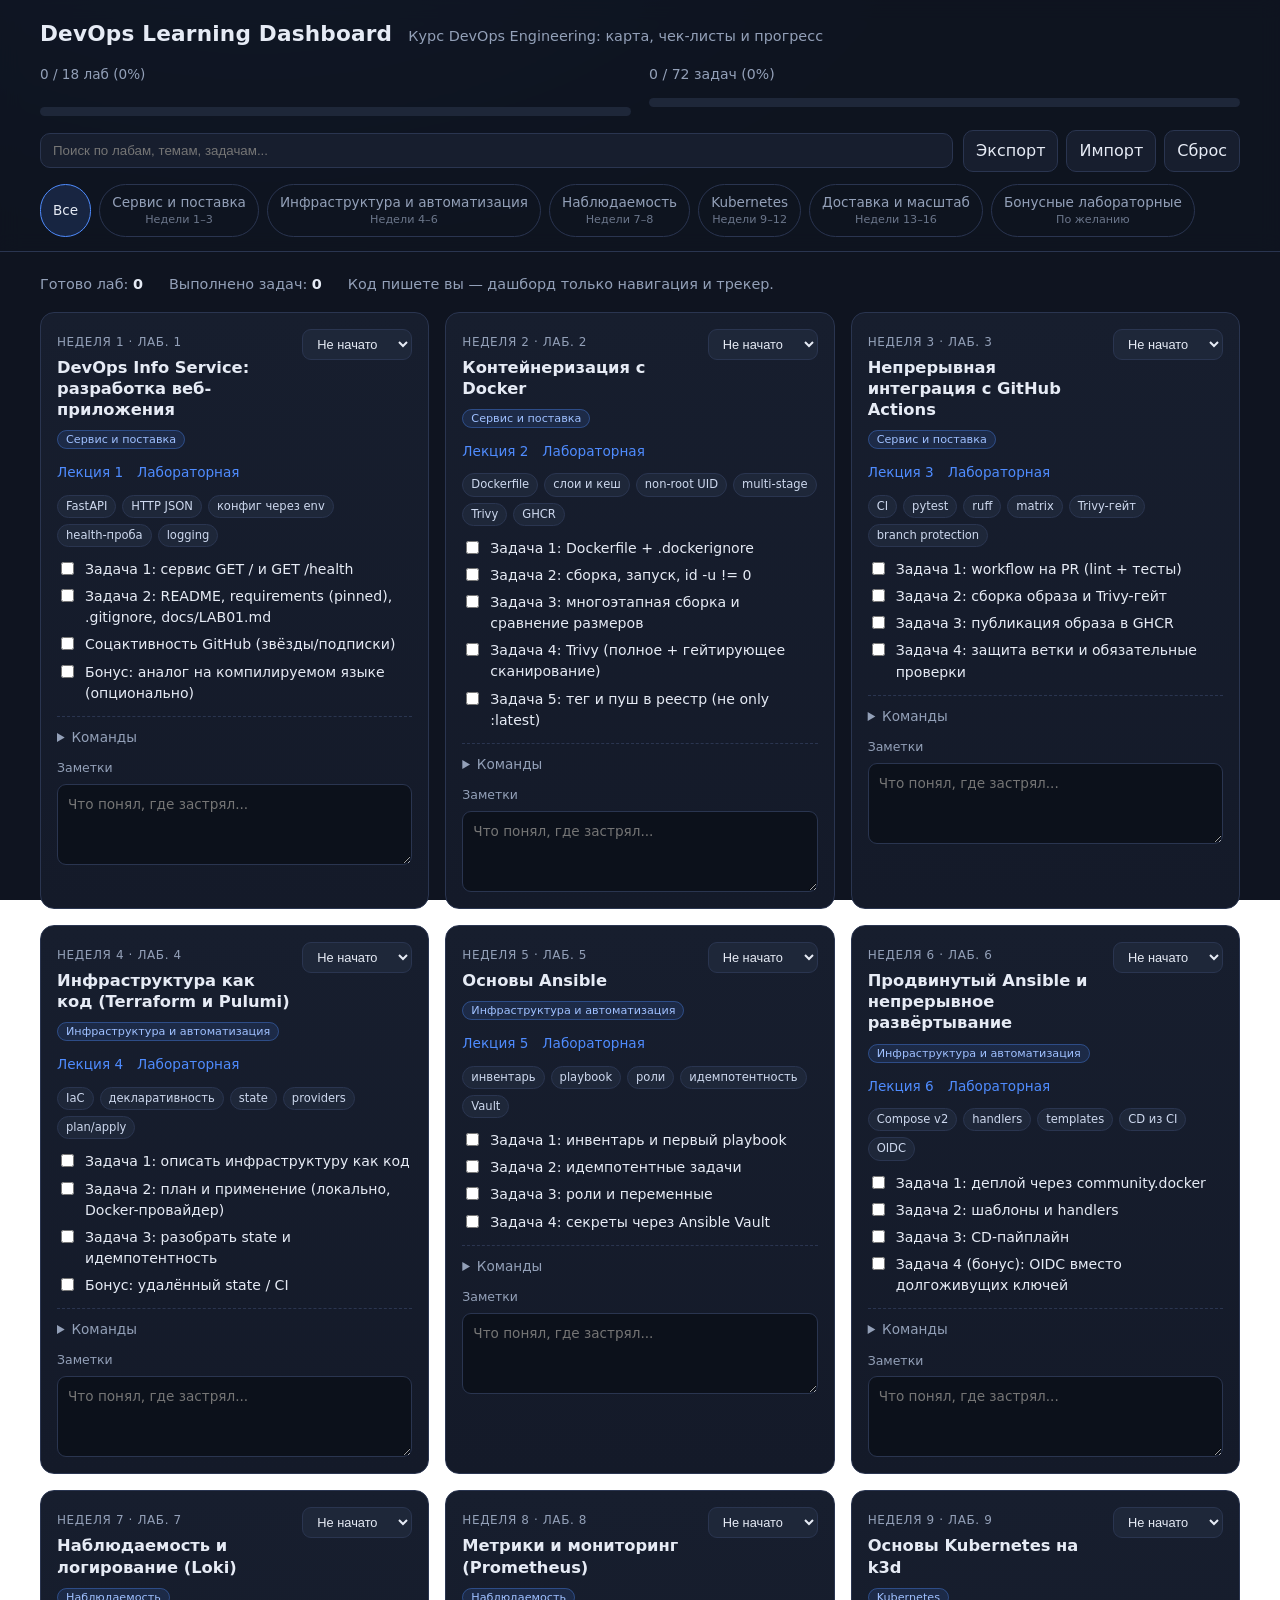
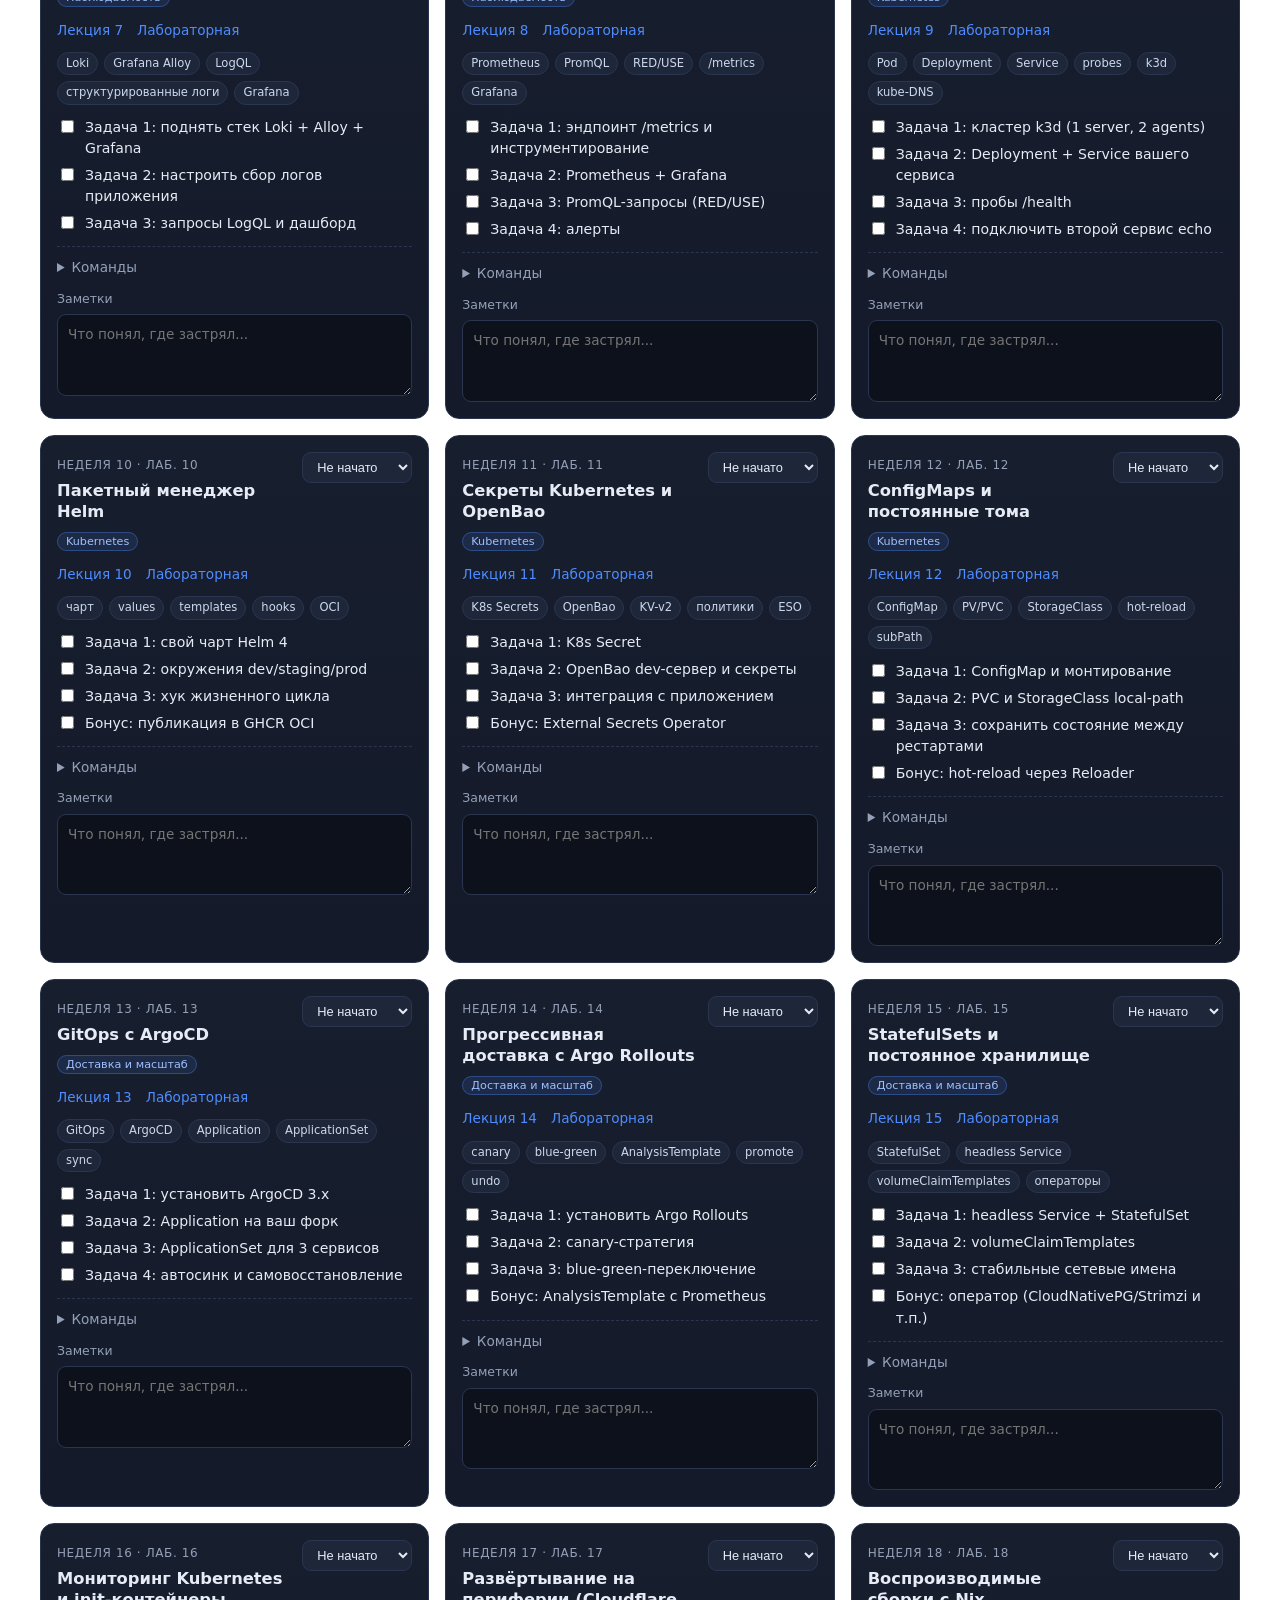
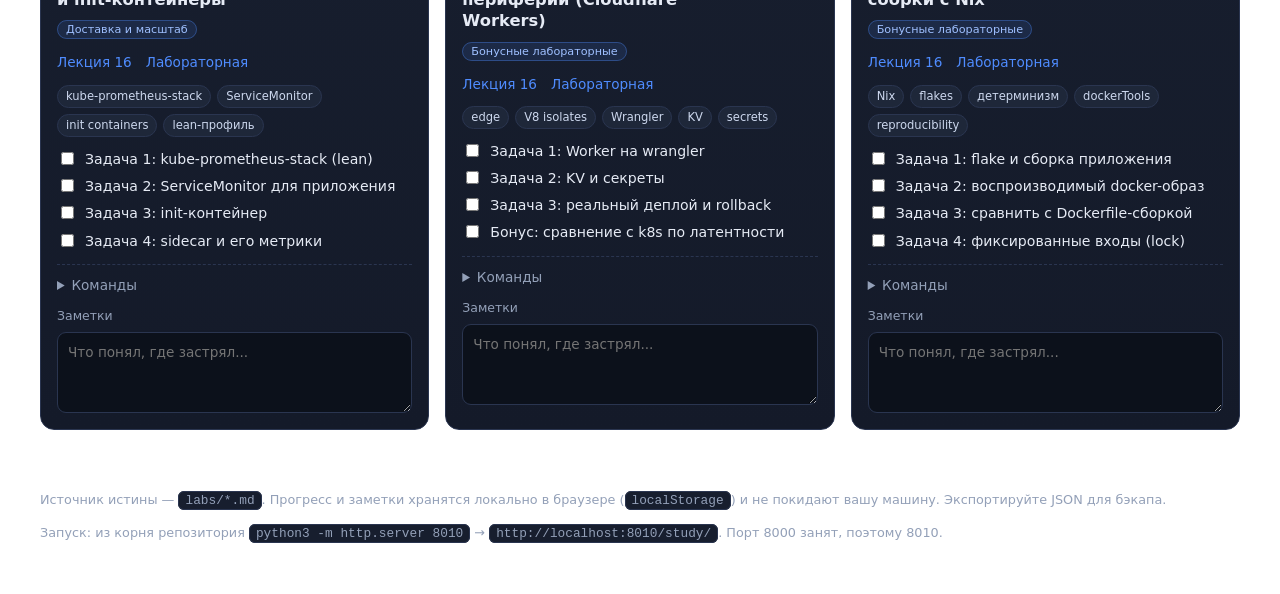
<file: index.html>
<!DOCTYPE html>
<html lang="ru">
  <head>
    <meta charset="utf-8" />
    <meta name="viewport" content="width=device-width, initial-scale=1" />
    <meta http-equiv="refresh" content="0; url=study/" />
    <title>DevOps Learning Dashboard</title>
    <script>
      window.location.replace("study/");
    </script>
    <style>
      body {
        margin: 0;
        min-height: 100vh;
        display: grid;
        place-items: center;
        background: #0f1420;
        color: #e6ebf5;
        font-family: ui-sans-serif, system-ui, -apple-system, "Segoe UI", Roboto, Arial, sans-serif;
      }
      a {
        color: #4f8cff;
      }
    </style>
  </head>
  <body>
    <p>Открываю учебный дашборд… Если не открылось автоматически — <a href="study/">перейти в study/</a>.</p>
  </body>
</html>
</file>
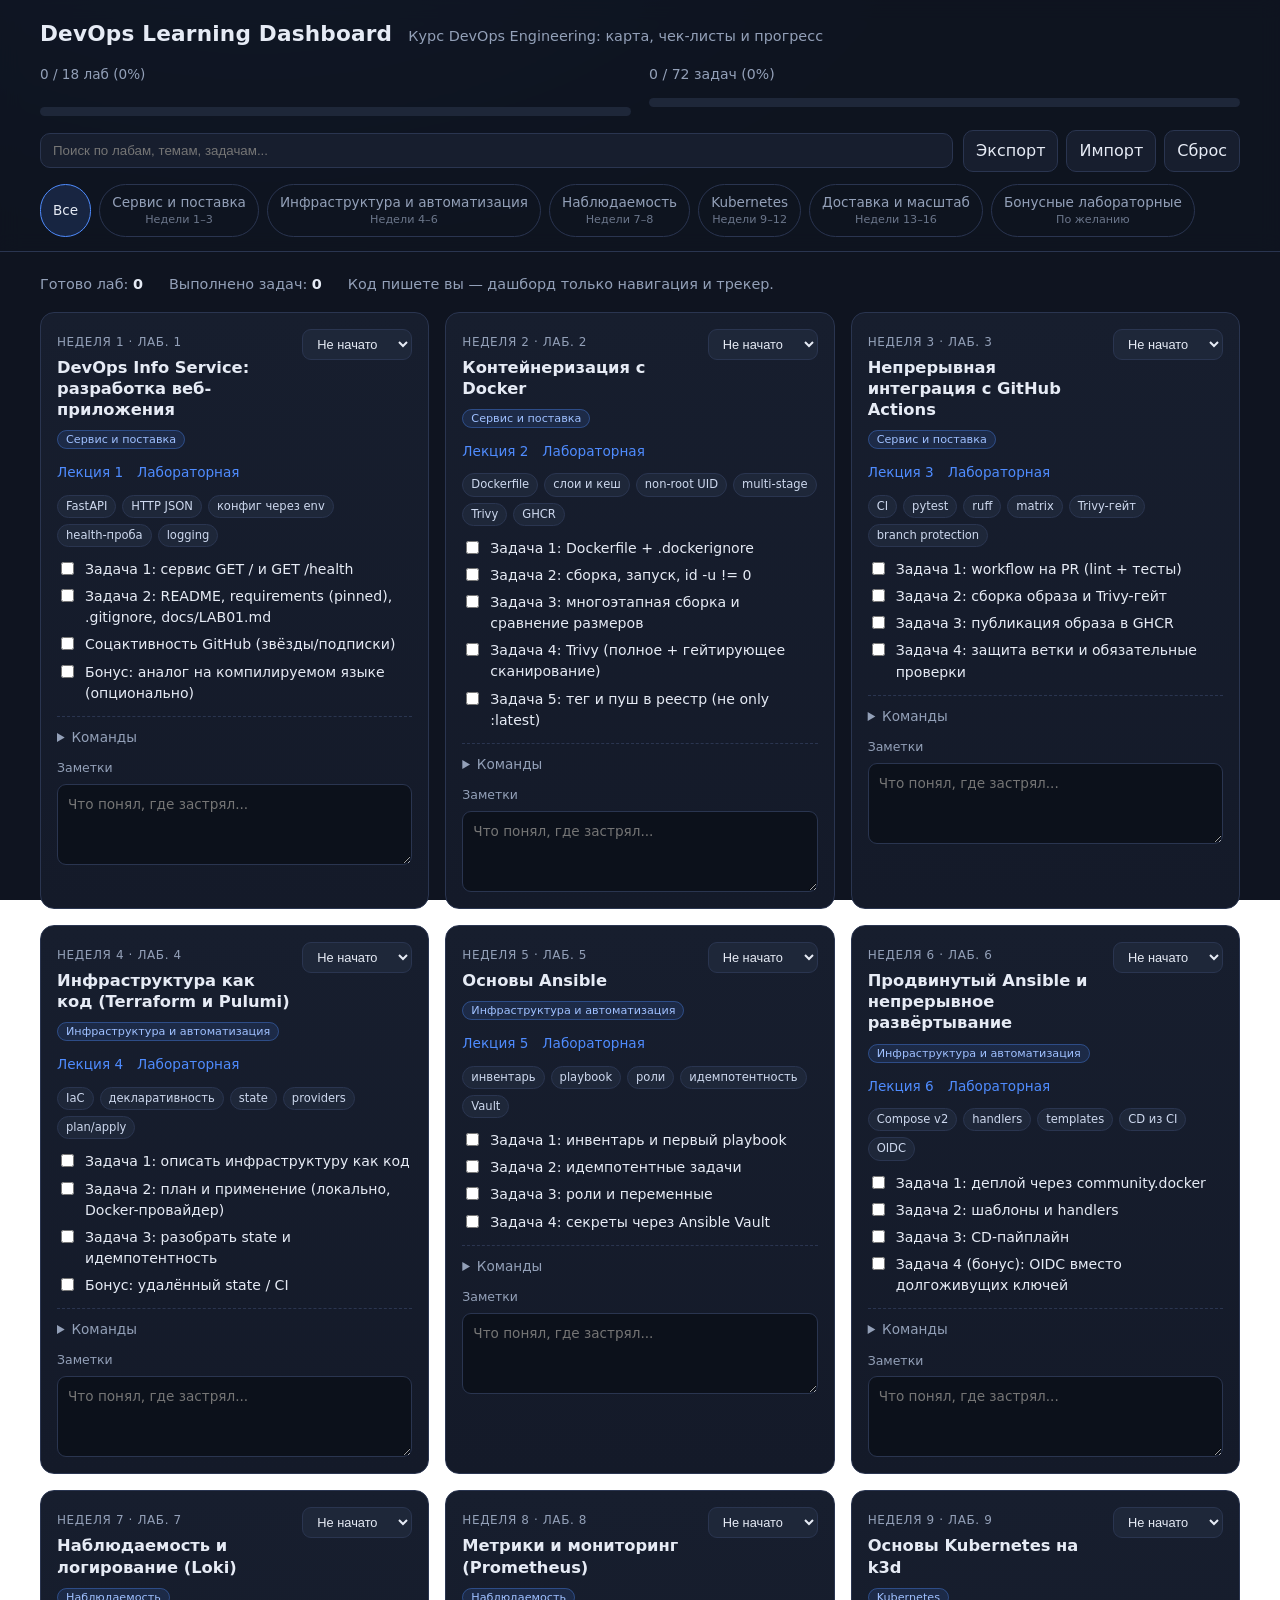
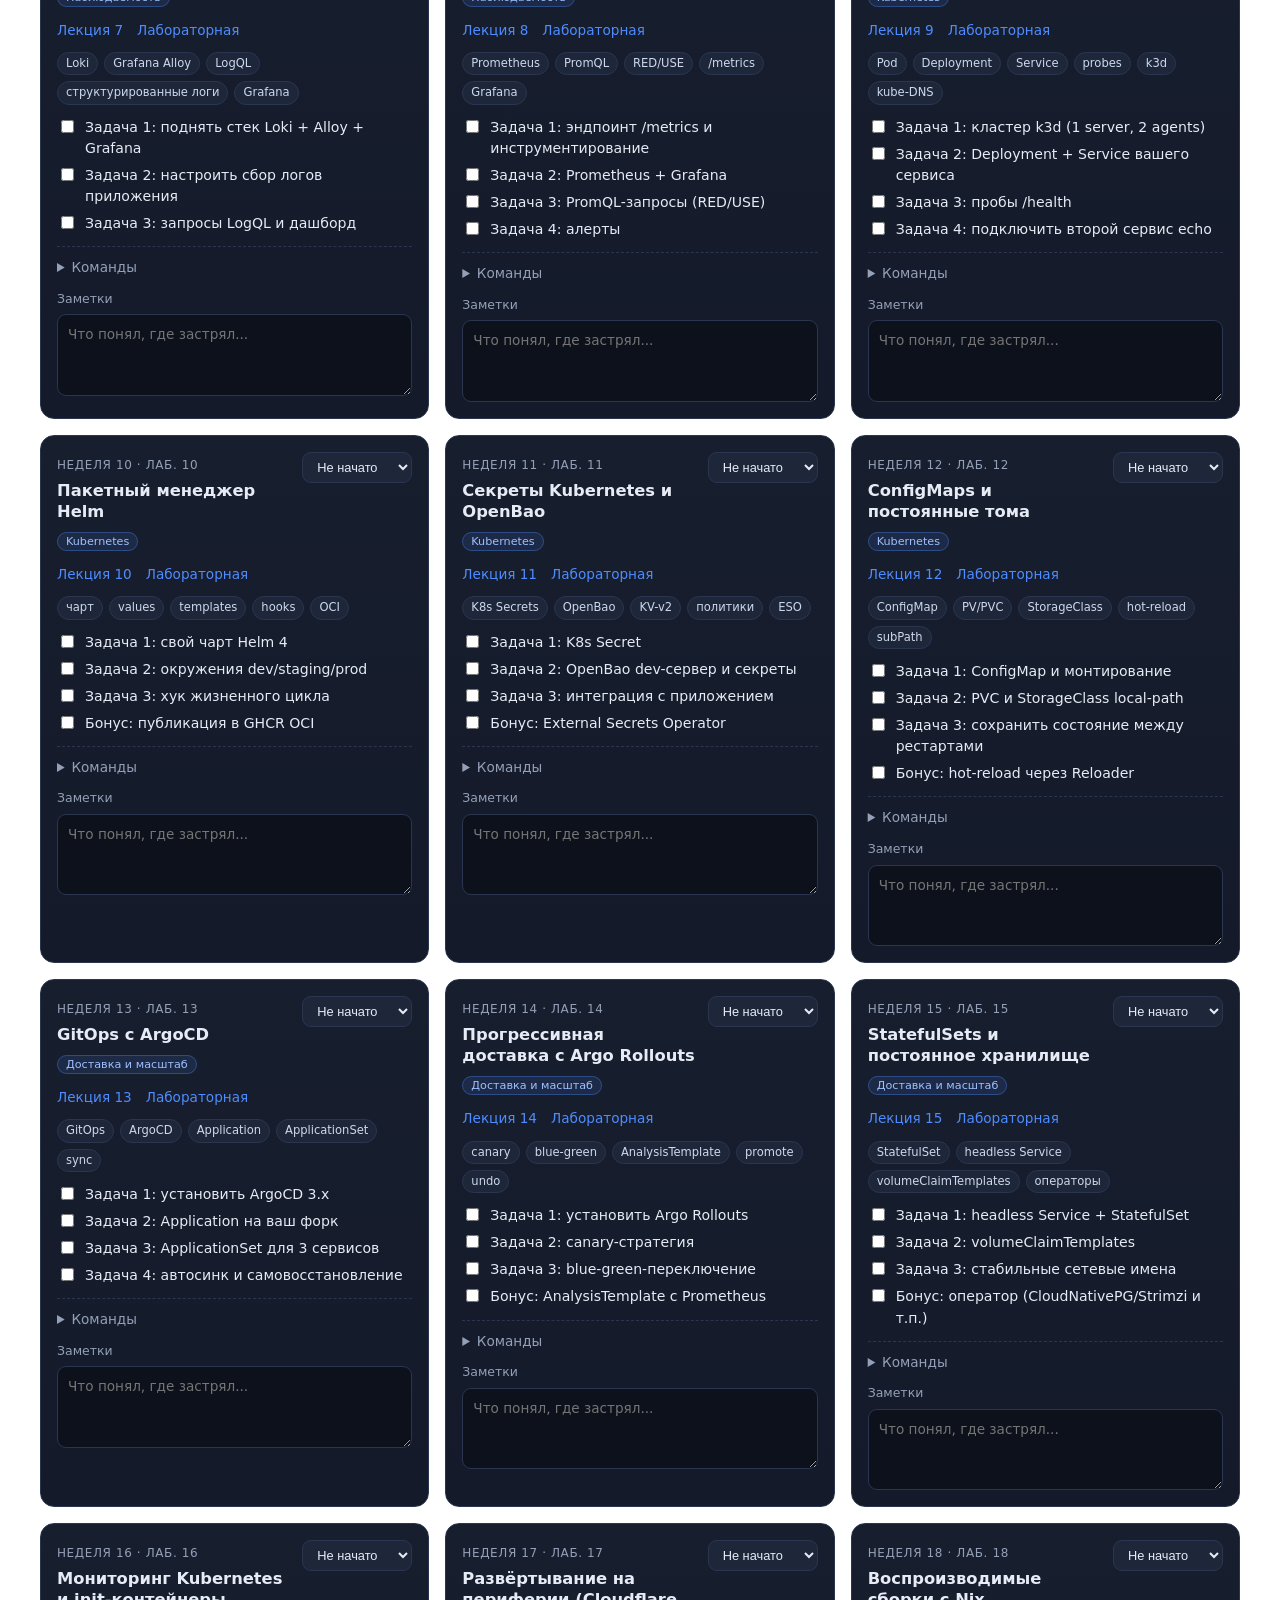
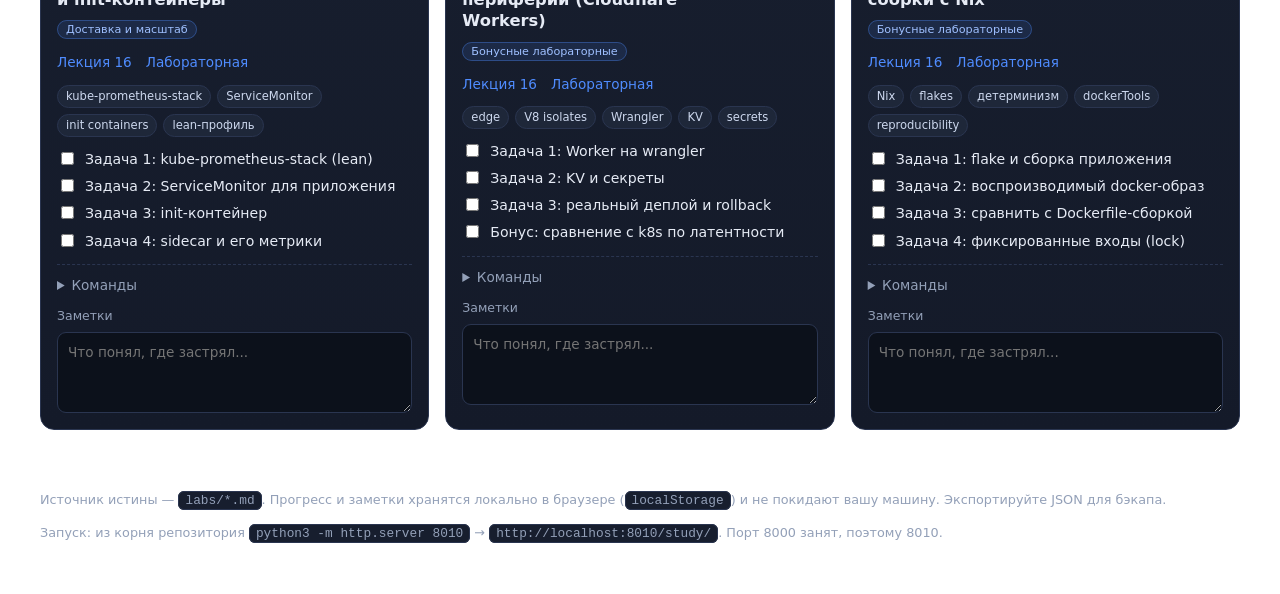
<file: study/index.html>
<!DOCTYPE html>
<html lang="ru">
  <head>
    <meta charset="utf-8" />
    <meta name="viewport" content="width=device-width, initial-scale=1" />
    <title>DevOps Learning Dashboard</title>
    <link rel="stylesheet" href="styles.css" />
  </head>
  <body>
    <header class="top">
      <div class="top-inner">
        <div class="title-row">
          <h1>DevOps Learning Dashboard</h1>
          <span class="subtitle">Курс DevOps Engineering: карта, чек-листы и прогресс</span>
        </div>

        <div class="progress">
          <div class="progress-item labs">
            <div id="lab-progress-text">0 / 18 лаб (0%)</div>
            <div class="bar"><span id="lab-progress"></span></div>
          </div>
          <div class="progress-item tasks">
            <div id="task-progress-text">0 / 0 задач (0%)</div>
            <div class="bar"><span id="task-progress"></span></div>
          </div>
        </div>

        <div class="controls">
          <input id="search" class="search" type="search" placeholder="Поиск по лабам, темам, задачам..." />
          <div class="actions">
            <button type="button" id="export">Экспорт</button>
            <button type="button" id="import">Импорт</button>
            <button type="button" id="reset" class="danger">Сброс</button>
            <input id="import-file" type="file" accept="application/json" hidden />
          </div>
        </div>

        <div id="filters" class="filters"></div>
      </div>
    </header>

    <main>
      <div class="summary">
        <span>Готово лаб: <b id="done-labs">0</b></span>
        <span>Выполнено задач: <b id="done-tasks">0</b></span>
        <span>Код пишете вы — дашборд только навигация и трекер.</span>
      </div>
      <section id="labs" class="labs"></section>
    </main>

    <footer class="footer">
      <p>
        Источник истины — <code>labs/*.md</code>. Прогресс и заметки хранятся локально в браузере
        (<code>localStorage</code>) и не покидают вашу машину. Экспортируйте JSON для бэкапа.
      </p>
      <p>
        Запуск: из корня репозитория <code>python3 -m http.server 8010</code> →
        <code>http://localhost:8010/study/</code>. Порт 8000 занят, поэтому 8010.
      </p>
    </footer>

    <script src="data.js"></script>
    <script src="app.js"></script>
  </body>
</html>
</file>
<file: study/styles.css>
:root {
  --bg: #0f1420;
  --panel: #171e2e;
  --panel-2: #1e2739;
  --border: #2a3550;
  --text: #e6ebf5;
  --muted: #93a0b8;
  --accent: #4f8cff;
  --accent-2: #22c55e;
  --warn: #f59e0b;
  --danger: #ef4444;
  --radius: 14px;
}

* {
  box-sizing: border-box;
}

body {
  margin: 0;
  font-family: ui-sans-serif, system-ui, -apple-system, "Segoe UI", Roboto, Ubuntu, Arial, sans-serif;
  background: radial-gradient(1200px 600px at 20% -10%, #1b2a4a 0%, var(--bg) 55%) fixed;
  color: var(--text);
  line-height: 1.5;
}

a {
  color: var(--accent);
  text-decoration: none;
}

a:hover {
  text-decoration: underline;
}

.top {
  position: sticky;
  top: 0;
  z-index: 10;
  backdrop-filter: blur(10px);
  background: rgba(15, 20, 32, 0.85);
  border-bottom: 1px solid var(--border);
}

.top-inner {
  max-width: 1240px;
  margin: 0 auto;
  padding: 18px 20px 14px;
}

.title-row {
  display: flex;
  flex-wrap: wrap;
  align-items: baseline;
  gap: 10px 16px;
}

.title-row h1 {
  margin: 0;
  font-size: 1.35rem;
  letter-spacing: 0.2px;
}

.subtitle {
  color: var(--muted);
  font-size: 0.9rem;
}

.progress {
  display: grid;
  grid-template-columns: 1fr 1fr;
  gap: 18px;
  margin-top: 14px;
}

@media (max-width: 720px) {
  .progress {
    grid-template-columns: 1fr;
  }
}

.progress-item {
  font-size: 0.85rem;
  color: var(--muted);
}

.bar {
  height: 9px;
  background: var(--panel-2);
  border-radius: 999px;
  overflow: hidden;
  margin-top: 6px;
}

.bar > span {
  display: block;
  height: 100%;
  width: 0;
  background: linear-gradient(90deg, var(--accent), #7aa7ff);
  transition: width 0.25s ease;
}

.progress-item.tasks .bar > span {
  background: linear-gradient(90deg, var(--accent-2), #6ee7a0);
}

.controls {
  display: flex;
  flex-wrap: wrap;
  gap: 10px;
  align-items: center;
  justify-content: space-between;
  margin-top: 14px;
}

.search {
  flex: 1 1 260px;
  min-width: 220px;
  padding: 9px 12px;
  border-radius: 10px;
  border: 1px solid var(--border);
  background: var(--panel);
  color: var(--text);
  outline: none;
}

.search:focus {
  border-color: var(--accent);
}

.actions {
  display: flex;
  flex-wrap: wrap;
  gap: 8px;
}

button {
  font: inherit;
  cursor: pointer;
}

.actions button,
.copy {
  padding: 8px 12px;
  border-radius: 10px;
  border: 1px solid var(--border);
  background: var(--panel);
  color: var(--text);
}

.actions button:hover,
.copy:hover {
  border-color: var(--accent);
}

.actions button.danger:hover {
  border-color: var(--danger);
  color: #ffb4b4;
}

.filters {
  display: flex;
  flex-wrap: wrap;
  gap: 8px;
  margin-top: 12px;
}

.filter {
  padding: 7px 12px;
  border-radius: 999px;
  border: 1px solid var(--border);
  background: transparent;
  color: var(--muted);
  font-size: 0.85rem;
}

.filter .filter-range {
  display: block;
  font-size: 0.7rem;
  opacity: 0.7;
}

.filter:hover {
  color: var(--text);
  border-color: var(--accent);
}

.filter.active {
  background: rgba(79, 140, 255, 0.15);
  border-color: var(--accent);
  color: var(--text);
}

main {
  max-width: 1240px;
  margin: 22px auto 60px;
  padding: 0 20px;
}

.summary {
  display: flex;
  gap: 10px 26px;
  flex-wrap: wrap;
  color: var(--muted);
  font-size: 0.9rem;
  margin-bottom: 16px;
}

.summary b {
  color: var(--text);
}

.labs {
  display: grid;
  grid-template-columns: repeat(auto-fill, minmax(340px, 1fr));
  gap: 16px;
}

.card {
  background: linear-gradient(180deg, var(--panel), #141a29);
  border: 1px solid var(--border);
  border-radius: var(--radius);
  padding: 16px;
  display: flex;
  flex-direction: column;
  gap: 12px;
}

.card-head {
  display: flex;
  justify-content: space-between;
  gap: 12px;
  align-items: flex-start;
}

.card-head h3 {
  margin: 4px 0 6px;
  font-size: 1.02rem;
  line-height: 1.3;
}

.week {
  font-size: 0.75rem;
  color: var(--muted);
  text-transform: uppercase;
  letter-spacing: 0.6px;
}

.phase-tag {
  font-size: 0.7rem;
  color: #9fc0ff;
  background: rgba(79, 140, 255, 0.12);
  border: 1px solid rgba(79, 140, 255, 0.35);
  padding: 2px 8px;
  border-radius: 999px;
}

select.status {
  padding: 6px 10px;
  border-radius: 9px;
  border: 1px solid var(--border);
  background: var(--panel-2);
  color: var(--text);
  font-size: 0.8rem;
  flex-shrink: 0;
}

select.status[data-status="done"] {
  border-color: var(--accent-2);
}

.links {
  display: flex;
  gap: 14px;
  font-size: 0.85rem;
}

.chips {
  display: flex;
  flex-wrap: wrap;
  gap: 6px;
}

.chip {
  font-size: 0.72rem;
  color: #cdd8ee;
  background: var(--panel-2);
  border: 1px solid var(--border);
  padding: 2px 8px;
  border-radius: 999px;
}

.tasks {
  list-style: none;
  margin: 0;
  padding: 0;
  display: flex;
  flex-direction: column;
  gap: 6px;
  font-size: 0.88rem;
}

.tasks label {
  display: flex;
  gap: 8px;
  align-items: flex-start;
  cursor: pointer;
}

.tasks input[type="checkbox"] {
  margin-top: 3px;
  accent-color: var(--accent-2);
}

.tasks input:checked + span {
  color: var(--muted);
  text-decoration: line-through;
}

.commands {
  border-top: 1px dashed var(--border);
  padding-top: 10px;
  font-size: 0.85rem;
}

.commands summary {
  cursor: pointer;
  color: var(--muted);
  user-select: none;
}

.cmd {
  display: flex;
  gap: 8px;
  align-items: center;
  margin-top: 8px;
}

.cmd code {
  flex: 1;
  background: #0c111b;
  border: 1px solid var(--border);
  border-radius: 8px;
  padding: 7px 9px;
  font-family: ui-monospace, SFMono-Regular, Menlo, Consolas, monospace;
  font-size: 0.78rem;
  overflow-x: auto;
  white-space: nowrap;
}

.copy {
  padding: 6px 9px;
  font-size: 0.75rem;
  flex-shrink: 0;
}

.notes-label {
  display: flex;
  flex-direction: column;
  gap: 6px;
  font-size: 0.78rem;
  color: var(--muted);
}

.notes-label textarea {
  width: 100%;
  resize: vertical;
  padding: 9px 10px;
  border-radius: 9px;
  border: 1px solid var(--border);
  background: #0c111b;
  color: var(--text);
  font: inherit;
  font-size: 0.85rem;
}

.notes-label textarea:focus {
  outline: none;
  border-color: var(--accent);
}

.empty {
  color: var(--muted);
  padding: 40px 0;
  text-align: center;
}

.footer {
  max-width: 1240px;
  margin: 0 auto;
  padding: 0 20px 40px;
  color: var(--muted);
  font-size: 0.8rem;
}

.footer code {
  background: var(--panel);
  border: 1px solid var(--border);
  border-radius: 6px;
  padding: 1px 6px;
}
</file>
